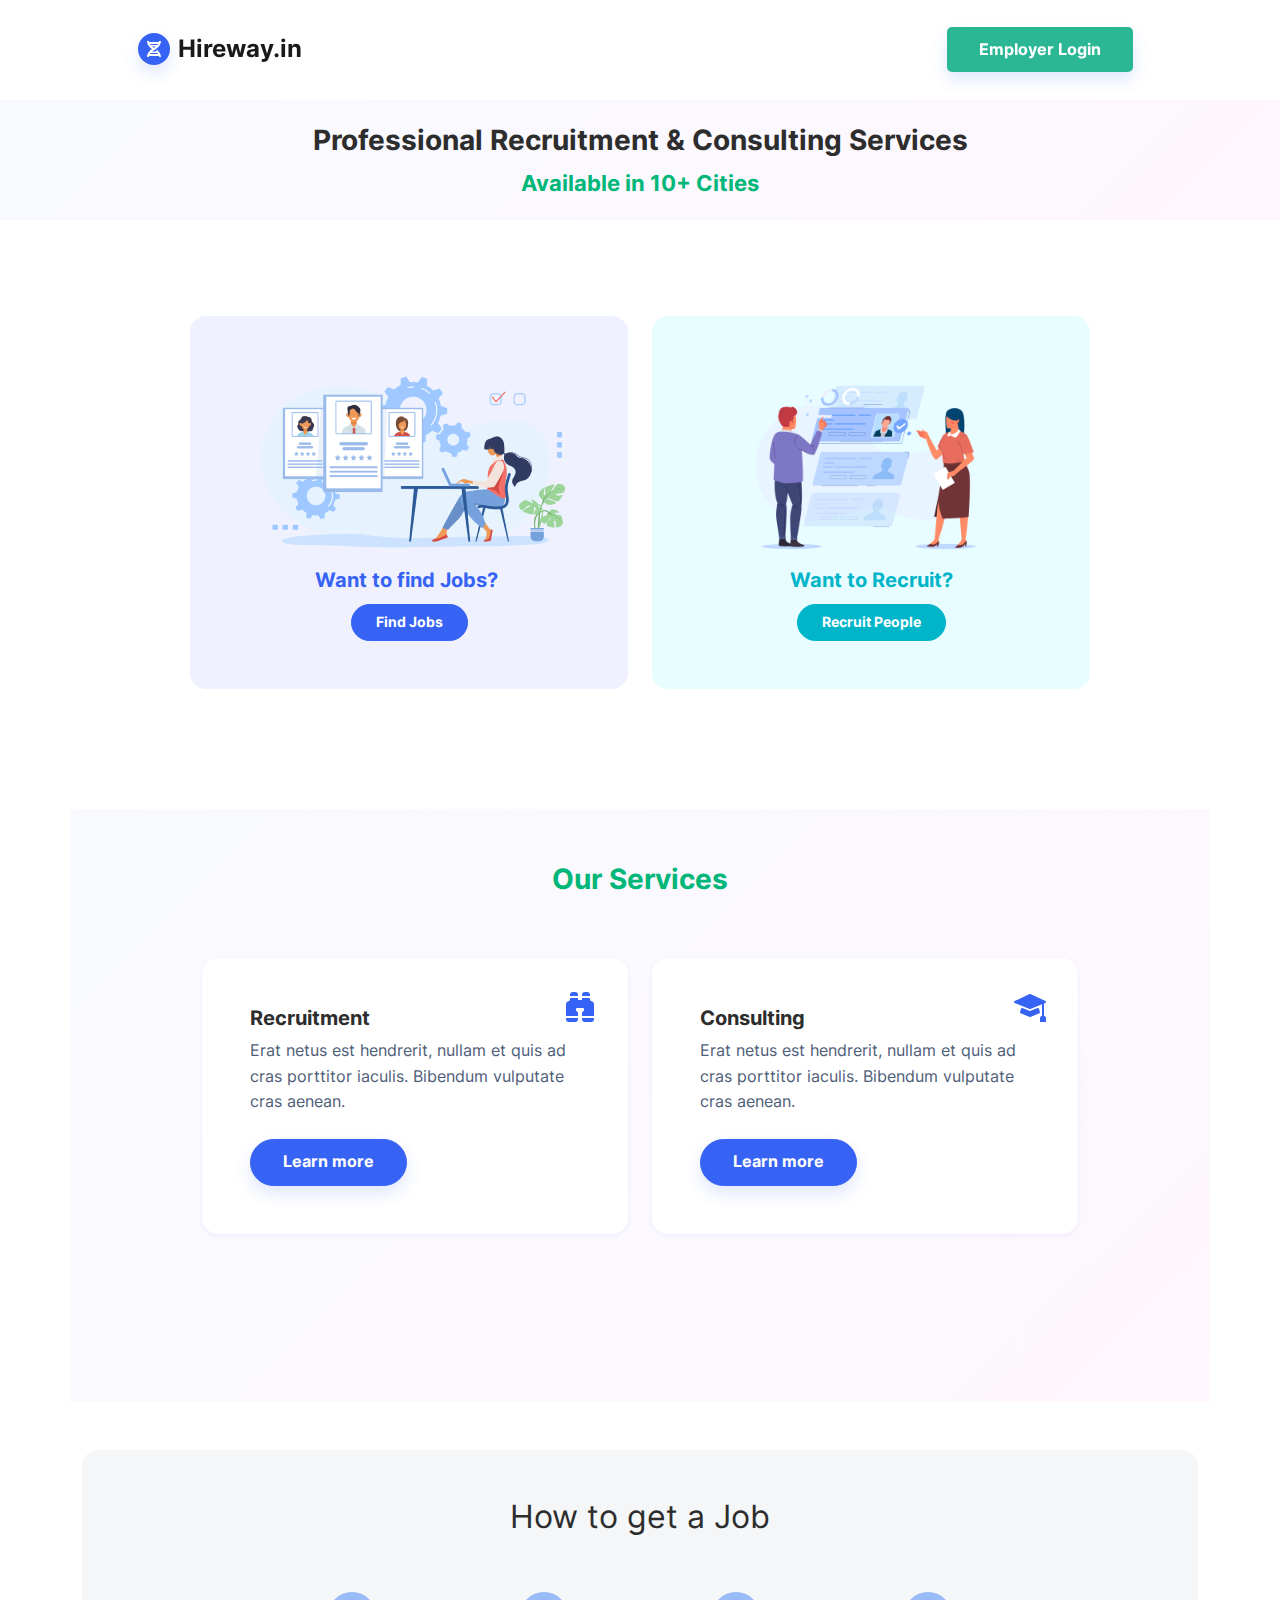
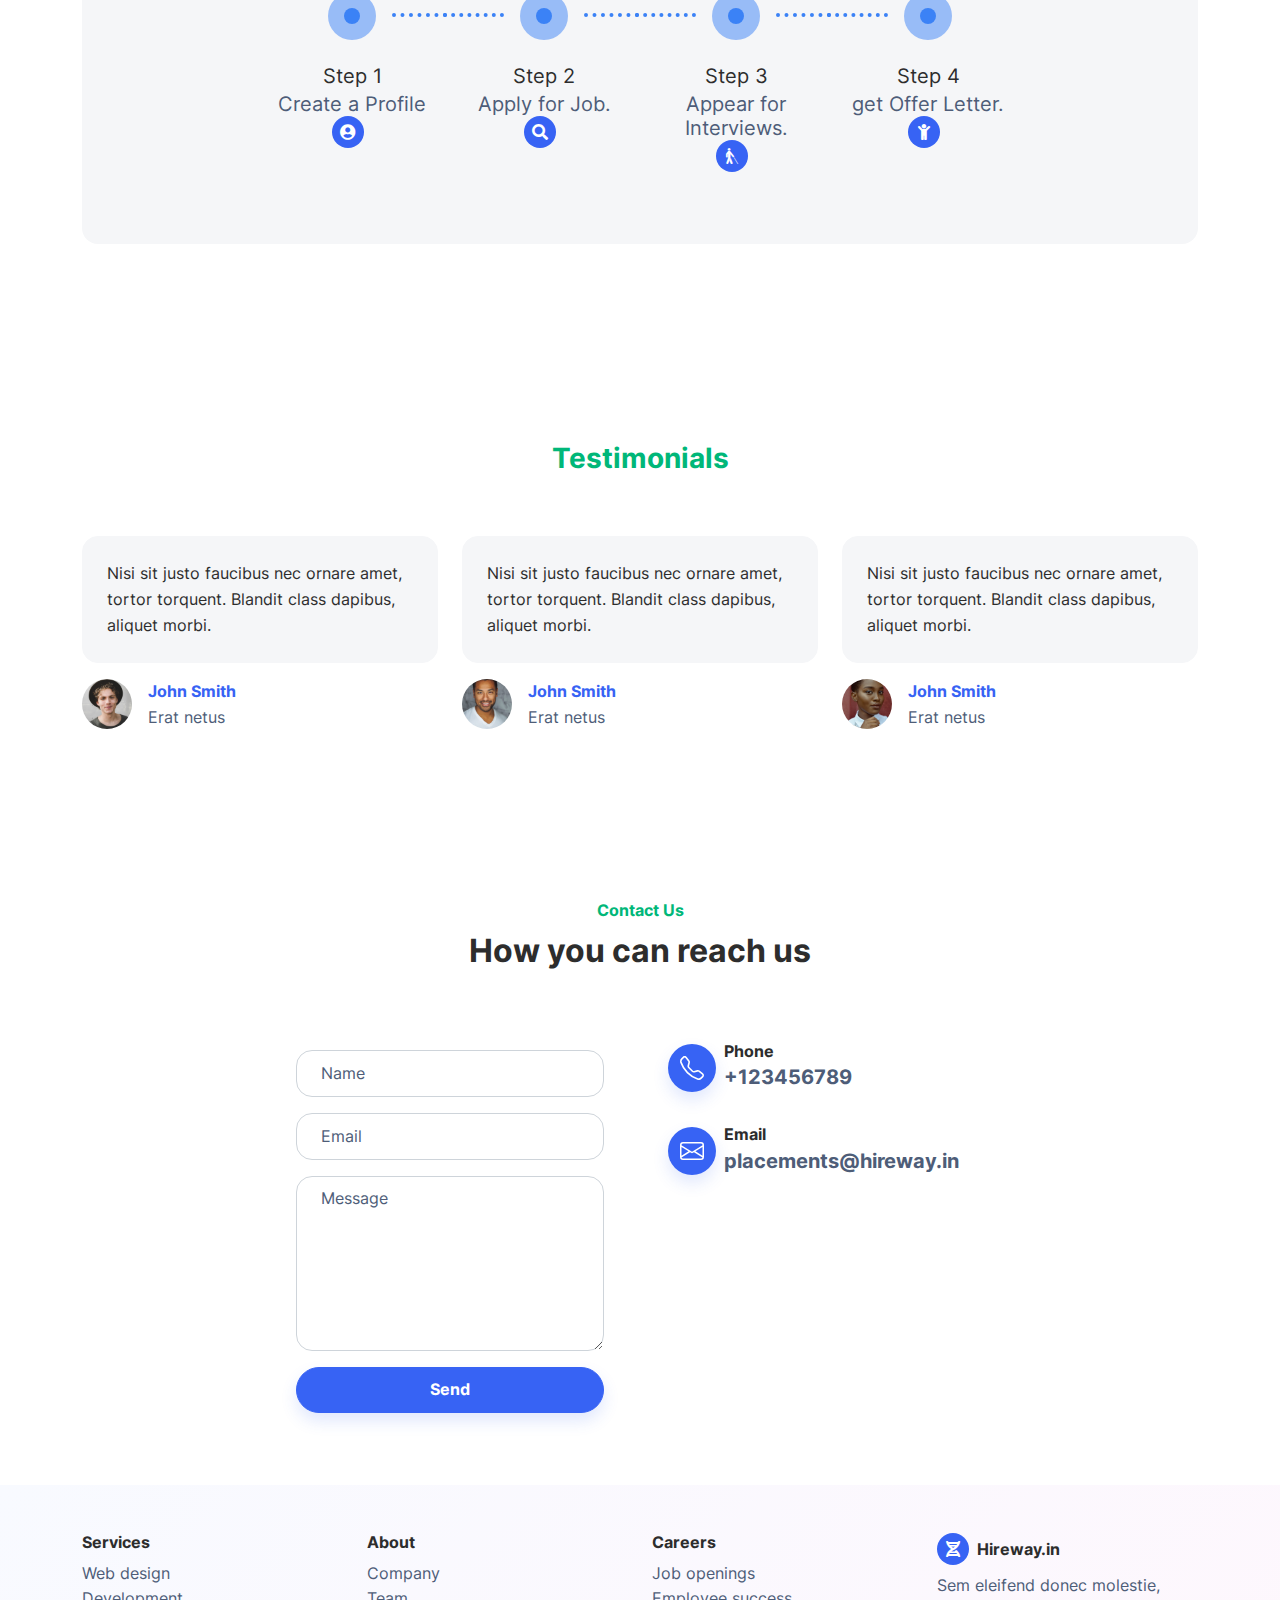
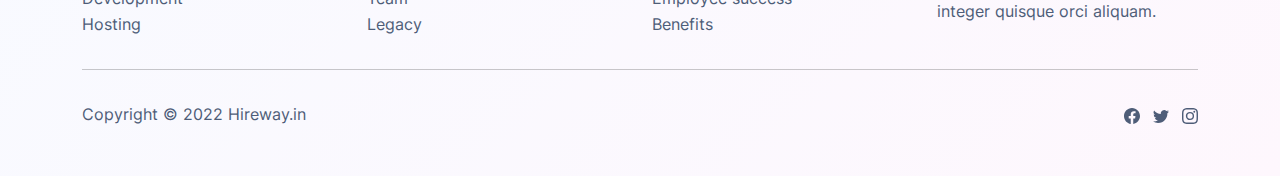
<file: index.html>
<!DOCTYPE html><html lang="en">
  <head>
    <meta charset="utf-8">
    <meta name="viewport" content="width=device-width, initial-scale=1.0, shrink-to-fit=no">
    <title>Hireway.in</title>
    <link rel="stylesheet" href="assets/bootstrap/css/bootstrap.min.css">
    <link rel="stylesheet" href="assets/fonts/fontawesome-all.min.css">
    <link rel="stylesheet" href="assets/css/styles.min.css">
  </head>
  <body style="/*background: url(&quot;design.jpg&quot;);*/background-position: 0 -60px;">
    <nav class="navbar navbar-light navbar-expand-md sticky-top navbar-shrink py-3" id="mainNav" style="height: 100px;">
      <div class="container">
        <a class="navbar-brand d-flex align-items-center" href="/">
          <span class="bs-icon-sm bs-icon-circle bs-icon-primary shadow d-flex justify-content-center align-items-center me-2 bs-icon" style="margin-left: 56px;">
            <svg xmlns="http://www.w3.org/2000/svg" viewBox="-32 0 512 512" width="1em" height="1em" fill="currentColor">
              <!--! Font Awesome Free 6.1.1 by @fontawesome - https://fontawesome.com License - https://fontawesome.com/license/free (Icons: CC BY 4.0, Fonts: SIL OFL 1.1, Code: MIT License) Copyright 2022 Fonticons, Inc. -->
              <path d="M.1193 494.1c-1.125 9.5 6.312 17.87 15.94 17.87l32.06 .0635c8.125 0 15.21-5.833 16.21-13.83c.7501-4.875 1.869-11.17 3.494-18.17h312c1.625 6.875 2.904 13.31 3.529 18.18c1.125 7.1 7.84 13.94 15.97 13.82l32.46-.0625c9.625 0 17.12-8.374 15.99-17.87c-4.625-37.87-25.75-128.1-119.1-207.7c-17.5 12.37-36.98 24.37-58.48 35.49c6.25 4.625 11.56 9.405 17.06 14.15H159.7c21.25-18.12 47.03-35.63 78.65-51.38c172.1-85.5 203.7-218.8 209.5-266.7c1.125-9.5-6.297-17.88-15.92-17.88L399.6 .001c-8.125 0-14.84 5.832-15.96 13.83c-.7501 4.875-1.869 11.17-3.369 18.17H67.74C66.24 25 65.08 18.81 64.33 13.81C63.21 5.813 56.48-.124 48.36 .001L16.1 .1338c-9.625 0-17.09 8.354-15.96 17.85c5.125 42.87 31.29 153.8 159.9 238.1C31.55 340.3 5.245 451.2 .1193 494.1zM223.9 219.7C198.8 205.9 177.6 191.3 159.7 176h128.5C270.4 191.3 249 206.1 223.9 219.7zM355.1 96c-5.875 10.37-12.88 21.12-21 31.1H113.1c-8.25-10.87-15.3-21.63-21.05-32L355.1 96zM93 415.1c5.875-10.37 12.74-21.13 20.87-32h219.4c8.375 10.87 15.48 21.63 21.23 32H93z">
              </path>
            </svg>
          </span>
          <span style="font-size: 24px;">Hireway.in</span>
        </a>
        <button data-bs-toggle="collapse" class="navbar-toggler" data-bs-target="#navcol-1">
          <span class="visually-hidden">Toggle navigation</span><span class="navbar-toggler-icon">
          </span>
        </button>
        <div class="collapse navbar-collapse" id="navcol-1" style="padding-left: 65px;padding-right: 65px;margin-left: 46px;">
          <ul class="navbar-nav mx-auto"></ul>
          <a class="btn btn-primary shadow" role="button" href="https://hireway.netlify.app/" style="border-radius: 5px;background: #2BB793;border-width: 0px;border-color: rgb(43,183,147);">
            Employer Login
          </a>
        </div>
      </div>
    </nav>
    <header class="bg-primary-gradient" style="height: 120px;">
      <div class="container pt-4 pt-xl-4" style="height: 120px;">
        <div class="col-md-8 col-lg-8 col-xl-6 text-center text-md-start mx-auto" style="width: 680px;">
          <div class="text-center">
            <h1 class="fw-bold" style="font-size: 28px;">
              Professional Recruitment &amp; Consulting Services
            </h1>
            <p class="fw-bold text-success mb-2" style="font-size: 22px;">
              Available in 10+ Cities
            </p>
          </div>
        </div>
      </div>
    </header>
    <section class="py-5">
      <div class="container py-5">
        <div class="mx-auto" style="max-width: 900px;">
          <div class="row row-cols-1 row-cols-md-2 d-flex justify-content-center">
            <div class="col mb-4">
              <div class="card bg-primary-light">
                <div class="card-body text-center px-4 py-5 px-md-5">
                  <img src="./assets/img/Apply.png" alt="" height="200px" sizes="" srcset="">
                  <p class="fw-bold text-primary card-text mb-2" style="font-size: 20px;">Want to find Jobs?&nbsp;</p>
                  <button class="btn btn-primary btn-sm" type="button">Find Jobs</button>
                </div>
              </div>
            </div>
            <div class="col mb-4">
              <div class="card bg-info-light">
                <div class="card-body text-center px-4 py-5 px-md-5">
                  <img src="./assets/img/recruit.png" alt="" height="200px" sizes="" srcset="">
                  <p class="fw-bold text-info card-text mb-2" style="font-size: 20px;">Want to Recruit?</p>
                  <button class="btn btn-info btn-sm" type="button">Recruit People</button>
                </div>
              </div>
            </div>
          </div>
        </div>
      </div>
    </section>
    <section>
      <div class="container bg-primary-gradient py-5">
        <div class="row">
          <div class="col-md-8 col-xl-6 text-center mx-auto">
            <p class="fw-bold text-success mb-2" style="font-size: 28px;">Our Services</p>
          </div>
        </div>
        <div class="py-5 p-lg-5">
          <div class="row row-cols-1 row-cols-md-2 mx-auto" style="max-width: 900px;">
            <div class="col mb-5">
              <div class="card shadow-sm">
                <div class="card-body px-4 py-5 px-md-5">
                  <div class="bs-icon-lg d-flex justify-content-center align-items-center mb-3 bs-icon" style="top: 1rem;right: 1rem;position: absolute;">
                    <svg xmlns="http://www.w3.org/2000/svg" width="1em" height="1em" fill="currentColor" viewBox="0 0 16 16" class="bi bi-binoculars-fill">
                      <path d="M4.5 1A1.5 1.5 0 0 0 3 2.5V3h4v-.5A1.5 1.5 0 0 0 5.5 1h-1zM7 4v1h2V4h4v.882a.5.5 0 0 0 .276.447l.895.447A1.5 1.5 0 0 1 15 7.118V13H9v-1.5a.5.5 0 0 1 .146-.354l.854-.853V9.5a.5.5 0 0 0-.5-.5h-3a.5.5 0 0 0-.5.5v.793l.854.853A.5.5 0 0 1 7 11.5V13H1V7.118a1.5 1.5 0 0 1 .83-1.342l.894-.447A.5.5 0 0 0 3 4.882V4h4zM1 14v.5A1.5 1.5 0 0 0 2.5 16h3A1.5 1.5 0 0 0 7 14.5V14H1zm8 0v.5a1.5 1.5 0 0 0 1.5 1.5h3a1.5 1.5 0 0 0 1.5-1.5V14H9zm4-11H9v-.5A1.5 1.5 0 0 1 10.5 1h1A1.5 1.5 0 0 1 13 2.5V3z"></path>
                    </svg>
                  </div>
                  <h5 class="fw-bold card-title">Recruitment</h5>
                  <p class="text-muted card-text mb-4">Erat netus est hendrerit, nullam et quis ad cras porttitor iaculis. Bibendum vulputate cras aenean.</p>
                  <button class="btn btn-primary shadow" type="button">Learn more</button>
                </div>
              </div>
            </div>
            <div class="col mb-5">
              <div class="card shadow-sm">
                <div class="card-body px-4 py-5 px-md-5">
                  <div class="bs-icon-lg d-flex justify-content-center align-items-center mb-3 bs-icon" style="top: 1rem;right: 1rem;position: absolute;">
                    <svg xmlns="http://www.w3.org/2000/svg" width="1em" height="1em" fill="currentColor" viewBox="0 0 16 16" class="bi bi-mortarboard-fill">
                      <path fill-rule="evenodd" d="M8.211 2.047a.5.5 0 0 0-.422 0l-7.5 3.5a.5.5 0 0 0 .025.917l7.5 3a.5.5 0 0 0 .372 0L14 7.14V13a1 1 0 0 0-1 1v2h3v-2a1 1 0 0 0-1-1V6.739l.686-.275a.5.5 0 0 0 .025-.917l-7.5-3.5Z"></path>
                      <path fill-rule="evenodd" d="M4.176 9.032a.5.5 0 0 0-.656.327l-.5 1.7a.5.5 0 0 0 .294.605l4.5 1.8a.5.5 0 0 0 .372 0l4.5-1.8a.5.5 0 0 0 .294-.605l-.5-1.7a.5.5 0 0 0-.656-.327L8 10.466 4.176 9.032Z"></path>
                    </svg>
                  </div>
                  <h5 class="fw-bold card-title">Consulting</h5>
                  <p class="text-muted card-text mb-4">Erat netus est hendrerit, nullam et quis ad cras porttitor iaculis. Bibendum vulputate cras aenean.</p>
                  <button class="btn btn-primary shadow" type="button">Learn more</button>
                </div></div></div><div class="col mb-4">
                  <div class="card shadow-sm">
                  </div>
                </div>
                <div class="col mb-4">
                  <div class="card shadow-sm">
                  </div>
                </div>
              </div>
            </div>
          </div>
    </section>
    <section class="py-4 py-xl-5">
      <div class="container">
        <div class="bg-light border rounded border-0 border-light d-flex flex-column justify-content-between flex-lg-row p-4 p-md-5">
          <div class="container">                      
            <div class="row text-center justify-content-center mb-5">
              <div class="col-xl-6 col-lg-8">
                <h2 class="font-weight-bold">How to get a Job</h2>
              </div>
            </div>
            <div class="row">
              <div class="col">
                <div class="timeline-steps aos-init aos-animate" data-aos="fade-up">
                  <div class="timeline-step">
                    <div class="timeline-content" data-toggle="popover" data-trigger="hover" data-placement="top" title="" data-content="And here's some amazing content. It's very engaging. Right?" data-original-title="2003">
                      <div class="inner-circle"></div>
                        <p class="h5 mt-3 mb-1">Step 1</p>
                        <p class="h5 text-muted mb-0 mb-lg-0">Create a Profile</p>
                    </div>
                    <div class="fw-bold d-flex align-items-center mb-2">
                      <span class="bs-icon-sm bs-icon-circle bs-icon-primary d-flex justify-content-center align-items-center bs-icon me-2">
                        <i class="fa fa-user-circle" style="font-size: 16px;" aria-hidden="true"></i>
                      </span>
                    </div>
                  </div>
                  <div class="timeline-step">
                    <div class="timeline-content" data-toggle="popover" data-trigger="hover" data-placement="top" title="" data-content="And here's some amazing content. It's very engaging. Right?" data-original-title="2004">
                      <div class="inner-circle"></div>
                        <p class="h5 mt-3 mb-1">Step 2</p>
                        <p class="h5 text-muted mb-0 mb-lg-0">Apply for Job.</p>
                    </div>
                    <div class="fw-bold d-flex align-items-center mb-2">
                      <span class="bs-icon-sm bs-icon-circle bs-icon-primary d-flex justify-content-center align-items-center bs-icon me-2">
                        <i class="fa fa-search" style="font-size: 16px;" aria-hidden="true"></i>
                      </span>
                    </div>
                  </div>
                  <div class="timeline-step">
                    <div class="timeline-content" data-toggle="popover" data-trigger="hover" data-placement="top" title="" data-content="And here's some amazing content. It's very engaging. Right?" data-original-title="2010">
                        <div class="inner-circle"></div>
                        <p class="h5 mt-3 mb-1">Step 3</p>
                        <p class="h5 text-muted mb-0 mb-lg-0">Appear for Interviews.</p>
                    </div>
                    <div class="fw-bold d-flex align-items-center mb-2">
                      <span class="bs-icon-sm bs-icon-circle bs-icon-primary d-flex justify-content-center align-items-center bs-icon me-2">
                        <i class="fa fa-blind" style="font-size: 16px;" aria-hidden="true"></i>
                      </span>
                    </div>
                  </div>
                  <div class="timeline-step mb-0">
                    <div class="timeline-content" data-toggle="popover" data-trigger="hover" data-placement="top" title="" data-content="And here's some amazing content. It's very engaging. Right?" data-original-title="2020">
                        <div class="inner-circle"></div>
                        <p class="h5 mt-3 mb-1">Step 4</p>
                        <p class="h5 text-muted mb-0 mb-lg-0">get Offer Letter.</p>
                    </div>
                    <div class="fw-bold d-flex align-items-center mb-2">
                      <span class="bs-icon-sm bs-icon-circle bs-icon-primary d-flex justify-content-center align-items-center bs-icon me-2">
                        <i class="fa fa-child" style="font-size: 16px;" aria-hidden="true"></i>
                      </span>
                    </div>
                  </div>
                </div>
              </div>
            </div>
          </div>
        </div>
      </div>
    </section>
    <section class="py-5 mt-5">
      <div class="container py-5">
        <div class="row mb-5">
          <div class="col-md-8 col-xl-6 text-center mx-auto">
            <p class="fw-bold text-success mb-2" style="font-size: 28px;">Testimonials</p>
          </div>
        </div>
        <div class="row row-cols-1 row-cols-sm-2 row-cols-lg-3 d-sm-flex justify-content-sm-center">
          <div class="col mb-4">
            <div class="d-flex flex-column align-items-center align-items-sm-start">
              <p class="bg-light border rounded border-light p-4">Nisi sit justo faucibus nec ornare amet, tortor torquent. Blandit class dapibus, aliquet morbi.</p>
              <div class="d-flex">
                <img class="rounded-circle flex-shrink-0 me-3 fit-cover" width="50" height="50" src="assets/img/team/avatar2.jpg">
                <div>
                  <p class="fw-bold text-primary mb-0">John Smith</p>
                  <p class="text-muted mb-0">Erat netus</p>
                </div>
              </div>
            </div>
          </div>
          <div class="col mb-4">
            <div class="d-flex flex-column align-items-center align-items-sm-start">
              <p class="bg-light border rounded border-light p-4">Nisi sit justo faucibus nec ornare amet, tortor torquent. Blandit class dapibus, aliquet morbi.</p>
              <div class="d-flex">
                <img class="rounded-circle flex-shrink-0 me-3 fit-cover" width="50" height="50" src="assets/img/team/avatar4.jpg">
                <div>
                  <p class="fw-bold text-primary mb-0">John Smith</p>
                  <p class="text-muted mb-0">Erat netus</p>
                </div>
              </div>
            </div>
          </div>
          <div class="col mb-4">
            <div class="d-flex flex-column align-items-center align-items-sm-start">
              <p class="bg-light border rounded border-light p-4">Nisi sit justo faucibus nec ornare amet, tortor torquent. Blandit class dapibus, aliquet morbi.</p>
              <div class="d-flex">
                <img class="rounded-circle flex-shrink-0 me-3 fit-cover" width="50" height="50" src="assets/img/team/avatar5.jpg">
                <div>
                  <p class="fw-bold text-primary mb-0">John Smith</p>
                  <p class="text-muted mb-0">Erat netus</p>
                </div>
              </div>
            </div>
          </div>
        </div>
      </div>
    </section>
    <section class="py-5">
      <div class="container">
        <div class="row mb-5">
          <div class="col-md-8 col-xl-6 text-center mx-auto">
            <p class="fw-bold text-success mb-2">Contact Us</p>
            <h2 class="fw-bold">How you can reach us</h2>
          </div>
        </div>
        <div class="row d-flex justify-content-center">
          <div class="col-md-6 col-xl-4">
            <div>
              <form class="p-3 p-xl-4" method="post">
                <div class="mb-3">
                  <input class="form-control" type="text" id="name-1" name="name" placeholder="Name">
                </div>
                <div class="mb-3">
                  <input class="form-control" type="email" id="email-1" name="email" placeholder="Email">
                </div>
                <div class="mb-3">
                  <textarea class="form-control" id="message-1" name="message" rows="6" placeholder="Message"></textarea>
                </div>
                <div>
                  <button class="btn btn-primary shadow d-block w-100" type="submit">Send </button>
                </div>
              </form>
            </div>
          </div>
          <div class="col-md-4 col-xl-4 d-flex justify-content-center justify-content-xl-start">
            <div class="d-flex flex-wrap flex-md-column justify-content-md-start align-items-md-start h-100">
              <div class="d-flex align-items-center p-3">
                <div class="bs-icon-md bs-icon-circle bs-icon-primary shadow d-flex flex-shrink-0 justify-content-center align-items-center d-inline-block bs-icon bs-icon-md">
                  <svg xmlns="http://www.w3.org/2000/svg" width="1em" height="1em" fill="currentColor" viewBox="0 0 16 16" class="bi bi-telephone">
                    <path d="M3.654 1.328a.678.678 0 0 0-1.015-.063L1.605 2.3c-.483.484-.661 1.169-.45 1.77a17.568 17.568 0 0 0 4.168 6.608 17.569 17.569 0 0 0 6.608 4.168c.601.211 1.286.033 1.77-.45l1.034-1.034a.678.678 0 0 0-.063-1.015l-2.307-1.794a.678.678 0 0 0-.58-.122l-2.19.547a1.745 1.745 0 0 1-1.657-.459L5.482 8.062a1.745 1.745 0 0 1-.46-1.657l.548-2.19a.678.678 0 0 0-.122-.58L3.654 1.328zM1.884.511a1.745 1.745 0 0 1 2.612.163L6.29 2.98c.329.423.445.974.315 1.494l-.547 2.19a.678.678 0 0 0 .178.643l2.457 2.457a.678.678 0 0 0 .644.178l2.189-.547a1.745 1.745 0 0 1 1.494.315l2.306 1.794c.829.645.905 1.87.163 2.611l-1.034 1.034c-.74.74-1.846 1.065-2.877.702a18.634 18.634 0 0 1-7.01-4.42 18.634 18.634 0 0 1-4.42-7.009c-.362-1.03-.037-2.137.703-2.877L1.885.511z"></path>
                  </svg>
                </div>
                <div class="px-2">
                  <h6 class="fw-bold mb-0">Phone</h6>
                  <p class="text-muted mb-0" style="font-size: 20px;font-weight: bold;">+123456789</p>
                </div>
              </div>
              <div class="d-flex align-items-center p-3">
                <div class="bs-icon-md bs-icon-circle bs-icon-primary shadow d-flex flex-shrink-0 justify-content-center align-items-center d-inline-block bs-icon bs-icon-md">
                  <svg xmlns="http://www.w3.org/2000/svg" width="1em" height="1em" fill="currentColor" viewBox="0 0 16 16" class="bi bi-envelope">
                    <path fill-rule="evenodd" d="M0 4a2 2 0 0 1 2-2h12a2 2 0 0 1 2 2v8a2 2 0 0 1-2 2H2a2 2 0 0 1-2-2V4Zm2-1a1 1 0 0 0-1 1v.217l7 4.2 7-4.2V4a1 1 0 0 0-1-1H2Zm13 2.383-4.708 2.825L15 11.105V5.383Zm-.034 6.876-5.64-3.471L8 9.583l-1.326-.795-5.64 3.47A1 1 0 0 0 2 13h12a1 1 0 0 0 .966-.741ZM1 11.105l4.708-2.897L1 5.383v5.722Z">
                    </path>
                  </svg>
                </div>
                <div class="px-2">
                  <h6 class="fw-bold mb-0">Email</h6>
                  <p class="text-muted mb-0" style="font-size: 20px;font-weight: bold;">placements@hireway.in</p>
                </div>
              </div>
            </div>
          </div>
        </div>
      </div>
    </section>
    <footer class="bg-primary-gradient">
    <div class="container py-4 py-lg-5">
      <div class="row justify-content-center">
        <div class="col-sm-4 col-md-3 text-center text-lg-start d-flex flex-column item">
          <h3 class="fs-6 fw-bold">Services</h3>
          <ul class="list-unstyled">
            <li><a href="#">Web design</a></li>
            <li><a href="#">Development</a></li>
            <li><a href="#">Hosting</a></li></ul>
          </div>
          <div class="col-sm-4 col-md-3 text-center text-lg-start d-flex flex-column item">
            <h3 class="fs-6 fw-bold">About</h3>
            <ul class="list-unstyled">
              <li><a href="#">Company</a></li>
              <li><a href="#">Team</a></li>
              <li><a href="#">Legacy</a></li>
            </ul>
          </div>
          <div class="col-sm-4 col-md-3 text-center text-lg-start d-flex flex-column item">
            <h3 class="fs-6 fw-bold">Careers</h3>
            <ul class="list-unstyled">
              <li><a href="#">Job openings</a></li>
              <li><a href="#">Employee success</a></li>
              <li><a href="#">Benefits</a></li>
            </ul>
          </div>
          <div class="col-lg-3 text-center text-lg-start d-flex flex-column align-items-center order-first align-items-lg-start order-lg-last item social">
            <div class="fw-bold d-flex align-items-center mb-2">
              <span class="bs-icon-sm bs-icon-circle bs-icon-primary d-flex justify-content-center align-items-center bs-icon me-2">
                <i class="fas fa-dna" style="font-size: 16px;"></i>
              </span>
              <span>Hireway.in</span>
            </div>
            <p class="text-muted copyright">Sem eleifend donec molestie, integer quisque orci aliquam.</p>
          </div>
        </div><hr>
        <div class="text-muted d-flex justify-content-between align-items-center pt-3">
          <p class="mb-0">Copyright © 2022 Hireway.in</p>
          <ul class="list-inline mb-0">
            <li class="list-inline-item">
              <svg xmlns="http://www.w3.org/2000/svg" width="1em" height="1em" fill="currentColor" viewBox="0 0 16 16" class="bi bi-facebook">
                <path d="M16 8.049c0-4.446-3.582-8.05-8-8.05C3.58 0-.002 3.603-.002 8.05c0 4.017 2.926 7.347 6.75 7.951v-5.625h-2.03V8.05H6.75V6.275c0-2.017 1.195-3.131 3.022-3.131.876 0 1.791.157 1.791.157v1.98h-1.009c-.993 0-1.303.621-1.303 1.258v1.51h2.218l-.354 2.326H9.25V16c3.824-.604 6.75-3.934 6.75-7.951z"></path>
              </svg>
            </li>
            <li class="list-inline-item">
              <svg xmlns="http://www.w3.org/2000/svg" width="1em" height="1em" fill="currentColor" viewBox="0 0 16 16" class="bi bi-twitter">
                <path d="M5.026 15c6.038 0 9.341-5.003 9.341-9.334 0-.14 0-.282-.006-.422A6.685 6.685 0 0 0 16 3.542a6.658 6.658 0 0 1-1.889.518 3.301 3.301 0 0 0 1.447-1.817 6.533 6.533 0 0 1-2.087.793A3.286 3.286 0 0 0 7.875 6.03a9.325 9.325 0 0 1-6.767-3.429 3.289 3.289 0 0 0 1.018 4.382A3.323 3.323 0 0 1 .64 6.575v.045a3.288 3.288 0 0 0 2.632 3.218 3.203 3.203 0 0 1-.865.115 3.23 3.23 0 0 1-.614-.057 3.283 3.283 0 0 0 3.067 2.277A6.588 6.588 0 0 1 .78 13.58a6.32 6.32 0 0 1-.78-.045A9.344 9.344 0 0 0 5.026 15z"></path>
              </svg>
            </li>
            <li class="list-inline-item">
              <svg xmlns="http://www.w3.org/2000/svg" width="1em" height="1em" fill="currentColor" viewBox="0 0 16 16" class="bi bi-instagram">
                <path d="M8 0C5.829 0 5.556.01 4.703.048 3.85.088 3.269.222 2.76.42a3.917 3.917 0 0 0-1.417.923A3.927 3.927 0 0 0 .42 2.76C.222 3.268.087 3.85.048 4.7.01 5.555 0 5.827 0 8.001c0 2.172.01 2.444.048 3.297.04.852.174 1.433.372 1.942.205.526.478.972.923 1.417.444.445.89.719 1.416.923.51.198 1.09.333 1.942.372C5.555 15.99 5.827 16 8 16s2.444-.01 3.298-.048c.851-.04 1.434-.174 1.943-.372a3.916 3.916 0 0 0 1.416-.923c.445-.445.718-.891.923-1.417.197-.509.332-1.09.372-1.942C15.99 10.445 16 10.173 16 8s-.01-2.445-.048-3.299c-.04-.851-.175-1.433-.372-1.941a3.926 3.926 0 0 0-.923-1.417A3.911 3.911 0 0 0 13.24.42c-.51-.198-1.092-.333-1.943-.372C10.443.01 10.172 0 7.998 0h.003zm-.717 1.442h.718c2.136 0 2.389.007 3.232.046.78.035 1.204.166 1.486.275.373.145.64.319.92.599.28.28.453.546.598.92.11.281.24.705.275 1.485.039.843.047 1.096.047 3.231s-.008 2.389-.047 3.232c-.035.78-.166 1.203-.275 1.485a2.47 2.47 0 0 1-.599.919c-.28.28-.546.453-.92.598-.28.11-.704.24-1.485.276-.843.038-1.096.047-3.232.047s-2.39-.009-3.233-.047c-.78-.036-1.203-.166-1.485-.276a2.478 2.478 0 0 1-.92-.598 2.48 2.48 0 0 1-.6-.92c-.109-.281-.24-.705-.275-1.485-.038-.843-.046-1.096-.046-3.233 0-2.136.008-2.388.046-3.231.036-.78.166-1.204.276-1.486.145-.373.319-.64.599-.92.28-.28.546-.453.92-.598.282-.11.705-.24 1.485-.276.738-.034 1.024-.044 2.515-.045v.002zm4.988 1.328a.96.96 0 1 0 0 1.92.96.96 0 0 0 0-1.92zm-4.27 1.122a4.109 4.109 0 1 0 0 8.217 4.109 4.109 0 0 0 0-8.217zm0 1.441a2.667 2.667 0 1 1 0 5.334 2.667 2.667 0 0 1 0-5.334z"></path>
              </svg>
            </li>
          </ul>
        </div>
      </div>
    </footer>
    <script src="assets/js/jquery.min.js"></script>
    <script src="assets/bootstrap/js/bootstrap.min.js"></script>
    <script src="assets/js/script.min.js"></script>
  </body>
</html>
</file>
<file: assets/css/styles.min.css>
@font-face{font-family:Inter;src:url(../../assets/fonts//s/inter/v12/UcC73FwrK3iLTeHuS_fvQtMwCp50KnMa2JL7SUc.woff2) format('woff2');font-weight:300;font-style:normal;font-display:swap;unicode-range:U+0460-052F,U+1C80-1C88,U+20B4,U+2DE0-2DFF,U+A640-A69F,U+FE2E-FE2F}@font-face{font-family:Inter;src:url(../../assets/fonts//s/inter/v12/UcC73FwrK3iLTeHuS_fvQtMwCp50KnMa0ZL7SUc.woff2) format('woff2');font-weight:300;font-style:normal;font-display:swap;unicode-range:U+0301,U+0400-045F,U+0490-0491,U+04B0-04B1,U+2116}@font-face{font-family:Inter;src:url(../../assets/fonts//s/inter/v12/UcC73FwrK3iLTeHuS_fvQtMwCp50KnMa2ZL7SUc.woff2) format('woff2');font-weight:300;font-style:normal;font-display:swap;unicode-range:U+1F00-1FFF}@font-face{font-family:Inter;src:url(../../assets/fonts//s/inter/v12/UcC73FwrK3iLTeHuS_fvQtMwCp50KnMa1pL7SUc.woff2) format('woff2');font-weight:300;font-style:normal;font-display:swap;unicode-range:U+0370-03FF}@font-face{font-family:Inter;src:url(../../assets/fonts//s/inter/v12/UcC73FwrK3iLTeHuS_fvQtMwCp50KnMa2pL7SUc.woff2) format('woff2');font-weight:300;font-style:normal;font-display:swap;unicode-range:U+0102-0103,U+0110-0111,U+0128-0129,U+0168-0169,U+01A0-01A1,U+01AF-01B0,U+1EA0-1EF9,U+20AB}@font-face{font-family:Inter;src:url(../../assets/fonts//s/inter/v12/UcC73FwrK3iLTeHuS_fvQtMwCp50KnMa25L7SUc.woff2) format('woff2');font-weight:300;font-style:normal;font-display:swap;unicode-range:U+0100-024F,U+0259,U+1E00-1EFF,U+2020,U+20A0-20AB,U+20AD-20CF,U+2113,U+2C60-2C7F,U+A720-A7FF}@font-face{font-family:Inter;src:url(../../assets/fonts//s/inter/v12/UcC73FwrK3iLTeHuS_fvQtMwCp50KnMa1ZL7.woff2) format('woff2');font-weight:300;font-style:normal;font-display:swap;unicode-range:U+0000-00FF,U+0131,U+0152-0153,U+02BB-02BC,U+02C6,U+02DA,U+02DC,U+2000-206F,U+2074,U+20AC,U+2122,U+2191,U+2193,U+2212,U+2215,U+FEFF,U+FFFD}@font-face{font-family:Inter;src:url(../../assets/fonts//s/inter/v12/UcC73FwrK3iLTeHuS_fvQtMwCp50KnMa2JL7SUc.woff2) format('woff2');font-weight:400;font-style:normal;font-display:swap;unicode-range:U+0460-052F,U+1C80-1C88,U+20B4,U+2DE0-2DFF,U+A640-A69F,U+FE2E-FE2F}@font-face{font-family:Inter;src:url(../../assets/fonts//s/inter/v12/UcC73FwrK3iLTeHuS_fvQtMwCp50KnMa0ZL7SUc.woff2) format('woff2');font-weight:400;font-style:normal;font-display:swap;unicode-range:U+0301,U+0400-045F,U+0490-0491,U+04B0-04B1,U+2116}@font-face{font-family:Inter;src:url(../../assets/fonts//s/inter/v12/UcC73FwrK3iLTeHuS_fvQtMwCp50KnMa2ZL7SUc.woff2) format('woff2');font-weight:400;font-style:normal;font-display:swap;unicode-range:U+1F00-1FFF}@font-face{font-family:Inter;src:url(../../assets/fonts//s/inter/v12/UcC73FwrK3iLTeHuS_fvQtMwCp50KnMa1pL7SUc.woff2) format('woff2');font-weight:400;font-style:normal;font-display:swap;unicode-range:U+0370-03FF}@font-face{font-family:Inter;src:url(../../assets/fonts//s/inter/v12/UcC73FwrK3iLTeHuS_fvQtMwCp50KnMa2pL7SUc.woff2) format('woff2');font-weight:400;font-style:normal;font-display:swap;unicode-range:U+0102-0103,U+0110-0111,U+0128-0129,U+0168-0169,U+01A0-01A1,U+01AF-01B0,U+1EA0-1EF9,U+20AB}@font-face{font-family:Inter;src:url(../../assets/fonts//s/inter/v12/UcC73FwrK3iLTeHuS_fvQtMwCp50KnMa25L7SUc.woff2) format('woff2');font-weight:400;font-style:normal;font-display:swap;unicode-range:U+0100-024F,U+0259,U+1E00-1EFF,U+2020,U+20A0-20AB,U+20AD-20CF,U+2113,U+2C60-2C7F,U+A720-A7FF}@font-face{font-family:Inter;src:url(../../assets/fonts//s/inter/v12/UcC73FwrK3iLTeHuS_fvQtMwCp50KnMa1ZL7.woff2) format('woff2');font-weight:400;font-style:normal;font-display:swap;unicode-range:U+0000-00FF,U+0131,U+0152-0153,U+02BB-02BC,U+02C6,U+02DA,U+02DC,U+2000-206F,U+2074,U+20AC,U+2122,U+2191,U+2193,U+2212,U+2215,U+FEFF,U+FFFD}@font-face{font-family:Inter;src:url(../../assets/fonts//s/inter/v12/UcC73FwrK3iLTeHuS_fvQtMwCp50KnMa2JL7SUc.woff2) format('woff2');font-weight:600;font-style:normal;font-display:swap;unicode-range:U+0460-052F,U+1C80-1C88,U+20B4,U+2DE0-2DFF,U+A640-A69F,U+FE2E-FE2F}@font-face{font-family:Inter;src:url(../../assets/fonts//s/inter/v12/UcC73FwrK3iLTeHuS_fvQtMwCp50KnMa0ZL7SUc.woff2) format('woff2');font-weight:600;font-style:normal;font-display:swap;unicode-range:U+0301,U+0400-045F,U+0490-0491,U+04B0-04B1,U+2116}@font-face{font-family:Inter;src:url(../../assets/fonts//s/inter/v12/UcC73FwrK3iLTeHuS_fvQtMwCp50KnMa2ZL7SUc.woff2) format('woff2');font-weight:600;font-style:normal;font-display:swap;unicode-range:U+1F00-1FFF}@font-face{font-family:Inter;src:url(../../assets/fonts//s/inter/v12/UcC73FwrK3iLTeHuS_fvQtMwCp50KnMa1pL7SUc.woff2) format('woff2');font-weight:600;font-style:normal;font-display:swap;unicode-range:U+0370-03FF}@font-face{font-family:Inter;src:url(../../assets/fonts//s/inter/v12/UcC73FwrK3iLTeHuS_fvQtMwCp50KnMa2pL7SUc.woff2) format('woff2');font-weight:600;font-style:normal;font-display:swap;unicode-range:U+0102-0103,U+0110-0111,U+0128-0129,U+0168-0169,U+01A0-01A1,U+01AF-01B0,U+1EA0-1EF9,U+20AB}@font-face{font-family:Inter;src:url(../../assets/fonts//s/inter/v12/UcC73FwrK3iLTeHuS_fvQtMwCp50KnMa25L7SUc.woff2) format('woff2');font-weight:600;font-style:normal;font-display:swap;unicode-range:U+0100-024F,U+0259,U+1E00-1EFF,U+2020,U+20A0-20AB,U+20AD-20CF,U+2113,U+2C60-2C7F,U+A720-A7FF}@font-face{font-family:Inter;src:url(../../assets/fonts//s/inter/v12/UcC73FwrK3iLTeHuS_fvQtMwCp50KnMa1ZL7.woff2) format('woff2');font-weight:600;font-style:normal;font-display:swap;unicode-range:U+0000-00FF,U+0131,U+0152-0153,U+02BB-02BC,U+02C6,U+02DA,U+02DC,U+2000-206F,U+2074,U+20AC,U+2122,U+2191,U+2193,U+2212,U+2215,U+FEFF,U+FFFD}@font-face{font-family:Inter;src:url(../../assets/fonts//s/inter/v12/UcC73FwrK3iLTeHuS_fvQtMwCp50KnMa2JL7SUc.woff2) format('woff2');font-weight:700;font-style:normal;font-display:swap;unicode-range:U+0460-052F,U+1C80-1C88,U+20B4,U+2DE0-2DFF,U+A640-A69F,U+FE2E-FE2F}@font-face{font-family:Inter;src:url(../../assets/fonts//s/inter/v12/UcC73FwrK3iLTeHuS_fvQtMwCp50KnMa0ZL7SUc.woff2) format('woff2');font-weight:700;font-style:normal;font-display:swap;unicode-range:U+0301,U+0400-045F,U+0490-0491,U+04B0-04B1,U+2116}@font-face{font-family:Inter;src:url(../../assets/fonts//s/inter/v12/UcC73FwrK3iLTeHuS_fvQtMwCp50KnMa2ZL7SUc.woff2) format('woff2');font-weight:700;font-style:normal;font-display:swap;unicode-range:U+1F00-1FFF}@font-face{font-family:Inter;src:url(../../assets/fonts//s/inter/v12/UcC73FwrK3iLTeHuS_fvQtMwCp50KnMa1pL7SUc.woff2) format('woff2');font-weight:700;font-style:normal;font-display:swap;unicode-range:U+0370-03FF}@font-face{font-family:Inter;src:url(../../assets/fonts//s/inter/v12/UcC73FwrK3iLTeHuS_fvQtMwCp50KnMa2pL7SUc.woff2) format('woff2');font-weight:700;font-style:normal;font-display:swap;unicode-range:U+0102-0103,U+0110-0111,U+0128-0129,U+0168-0169,U+01A0-01A1,U+01AF-01B0,U+1EA0-1EF9,U+20AB}@font-face{font-family:Inter;src:url(../../assets/fonts//s/inter/v12/UcC73FwrK3iLTeHuS_fvQtMwCp50KnMa25L7SUc.woff2) format('woff2');font-weight:700;font-style:normal;font-display:swap;unicode-range:U+0100-024F,U+0259,U+1E00-1EFF,U+2020,U+20A0-20AB,U+20AD-20CF,U+2113,U+2C60-2C7F,U+A720-A7FF}@font-face{font-family:Inter;src:url(../../assets/fonts//s/inter/v12/UcC73FwrK3iLTeHuS_fvQtMwCp50KnMa1ZL7.woff2) format('woff2');font-weight:700;font-style:normal;font-display:swap;unicode-range:U+0000-00FF,U+0131,U+0152-0153,U+02BB-02BC,U+02C6,U+02DA,U+02DC,U+2000-206F,U+2074,U+20AC,U+2122,U+2191,U+2193,U+2212,U+2215,U+FEFF,U+FFFD}@font-face{font-family:Inter;src:url(../../assets/fonts//s/inter/v12/UcC73FwrK3iLTeHuS_fvQtMwCp50KnMa2JL7SUc.woff2) format('woff2');font-weight:800;font-style:normal;font-display:swap;unicode-range:U+0460-052F,U+1C80-1C88,U+20B4,U+2DE0-2DFF,U+A640-A69F,U+FE2E-FE2F}@font-face{font-family:Inter;src:url(../../assets/fonts//s/inter/v12/UcC73FwrK3iLTeHuS_fvQtMwCp50KnMa0ZL7SUc.woff2) format('woff2');font-weight:800;font-style:normal;font-display:swap;unicode-range:U+0301,U+0400-045F,U+0490-0491,U+04B0-04B1,U+2116}@font-face{font-family:Inter;src:url(../../assets/fonts//s/inter/v12/UcC73FwrK3iLTeHuS_fvQtMwCp50KnMa2ZL7SUc.woff2) format('woff2');font-weight:800;font-style:normal;font-display:swap;unicode-range:U+1F00-1FFF}@font-face{font-family:Inter;src:url(../../assets/fonts//s/inter/v12/UcC73FwrK3iLTeHuS_fvQtMwCp50KnMa1pL7SUc.woff2) format('woff2');font-weight:800;font-style:normal;font-display:swap;unicode-range:U+0370-03FF}@font-face{font-family:Inter;src:url(../../assets/fonts//s/inter/v12/UcC73FwrK3iLTeHuS_fvQtMwCp50KnMa2pL7SUc.woff2) format('woff2');font-weight:800;font-style:normal;font-display:swap;unicode-range:U+0102-0103,U+0110-0111,U+0128-0129,U+0168-0169,U+01A0-01A1,U+01AF-01B0,U+1EA0-1EF9,U+20AB}@font-face{font-family:Inter;src:url(../../assets/fonts//s/inter/v12/UcC73FwrK3iLTeHuS_fvQtMwCp50KnMa25L7SUc.woff2) format('woff2');font-weight:800;font-style:normal;font-display:swap;unicode-range:U+0100-024F,U+0259,U+1E00-1EFF,U+2020,U+20A0-20AB,U+20AD-20CF,U+2113,U+2C60-2C7F,U+A720-A7FF}@font-face{font-family:Inter;src:url(../../assets/fonts//s/inter/v12/UcC73FwrK3iLTeHuS_fvQtMwCp50KnMa1ZL7.woff2) format('woff2');font-weight:800;font-style:normal;font-display:swap;unicode-range:U+0000-00FF,U+0131,U+0152-0153,U+02BB-02BC,U+02C6,U+02DA,U+02DC,U+2000-206F,U+2074,U+20AC,U+2122,U+2191,U+2193,U+2212,U+2215,U+FEFF,U+FFFD}.timeline-steps{display:flex;justify-content:center;flex-wrap:wrap}.timeline-steps .timeline-step{align-items:center;display:flex;flex-direction:column;position:relative;margin:1rem}@media (min-width:768px){.timeline-steps .timeline-step:not(:last-child):after{content:"";display:block;border-top:.25rem dotted #3b82f6;width:3.46rem;position:absolute;left:7.5rem;top:.3125rem}.timeline-steps .timeline-step:not(:first-child):before{content:"";display:block;border-top:.25rem dotted #3b82f6;width:3.8125rem;position:absolute;right:7.5rem;top:.3125rem}}.timeline-steps .timeline-content{width:10rem;text-align:center}.timeline-steps .timeline-content .inner-circle{border-radius:1.5rem;height:1rem;width:1rem;display:inline-flex;align-items:center;justify-content:center;background-color:#3b82f6}.timeline-steps .timeline-content .inner-circle:before{content:"";background-color:#3b82f6;display:inline-block;height:3rem;width:3rem;min-width:3rem;border-radius:6.25rem;opacity:.5}
</file>
